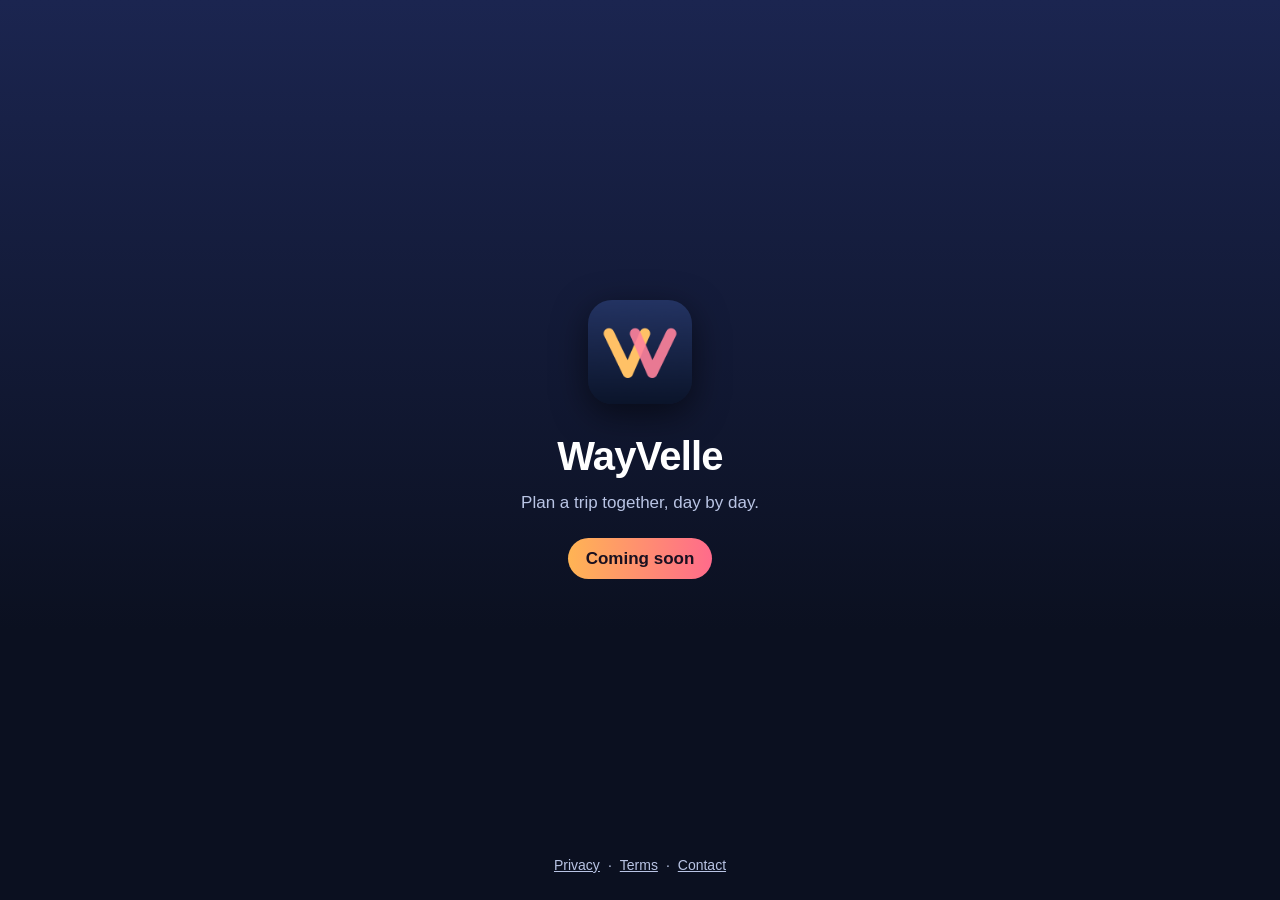
<file: index.html>
<!doctype html>
<html lang="en">
<head>
<meta charset="utf-8">
<meta name="viewport" content="width=device-width, initial-scale=1">
<title>WayVelle · Coming soon</title>
<meta name="description" content="WayVelle is coming soon.">
<meta name="robots" content="noindex, nofollow">
<meta property="og:title" content="WayVelle">
<meta property="og:description" content="Coming soon.">
<meta property="og:image" content="https://wayvelle.com/icon.png">
<link rel="icon" href="/icon.png">
<!-- Travelpayouts (affiliate partner): site verification -->
<script nowprocket data-noptimize="1" data-cfasync="false" data-wpfc-render="false" seraph-accel-crit="1" data-no-defer="1" data-cmp-ab="2">
  (function () {
      var script = document.createElement("script");
      script.async = 1;
      script.setAttribute("data-cmp-ab","2");
      script.src = 'https://emrld.ltd/NTk3NzAw.js?t=597700';
      document.head.appendChild(script);
  })();
</script>
<!-- The full homepage is in git: tag full-homepage-2026-11-20 -->
<style>
  :root { --bg: #0b1020; --top: #1b2550; --ink: #fff; --soft: #b9c4e4; --amber: #ffb454; --rose: #ff6b8b; }
  * { box-sizing: border-box; }
  html, body { height: 100%; }
  body { margin: 0; font: 17px/1.5 -apple-system, BlinkMacSystemFont, "Segoe UI", Roboto, sans-serif; color: var(--ink);
    background: linear-gradient(180deg, var(--top), var(--bg) 70%) var(--bg);
    display: flex; flex-direction: column; align-items: center; justify-content: center; padding: 24px 16px; text-align: center; }
  main { flex: 1; display: flex; flex-direction: column; align-items: center; justify-content: center; }
  img { width: 104px; height: 104px; border-radius: 24px; box-shadow: 0 10px 34px #0008; }
  h1 { font-size: 40px; letter-spacing: -0.8px; margin: 22px 0 4px; }
  p { color: var(--soft); margin: 0; max-width: 420px; }
  .soon { display: inline-block; margin-top: 22px; padding: 8px 18px; border-radius: 999px; font-weight: 600; color: #1a1020;
    background: linear-gradient(90deg, var(--amber), var(--rose)); }
  footer { font-size: 14px; color: var(--soft); }
  footer a { color: var(--soft); margin: 0 8px; }
</style>
</head>
<body>
<main>
  <img src="/icon.png" alt="">
  <h1>WayVelle</h1>
  <p>Plan a trip together, day by day.</p>
  <span class="soon">Coming soon</span>
</main>
<footer><a href="/privacy.html">Privacy</a>·<a href="/terms.html">Terms</a>·<a href="mailto:support@wayvelle.com">Contact</a></footer>
</body>
</html>
</file>
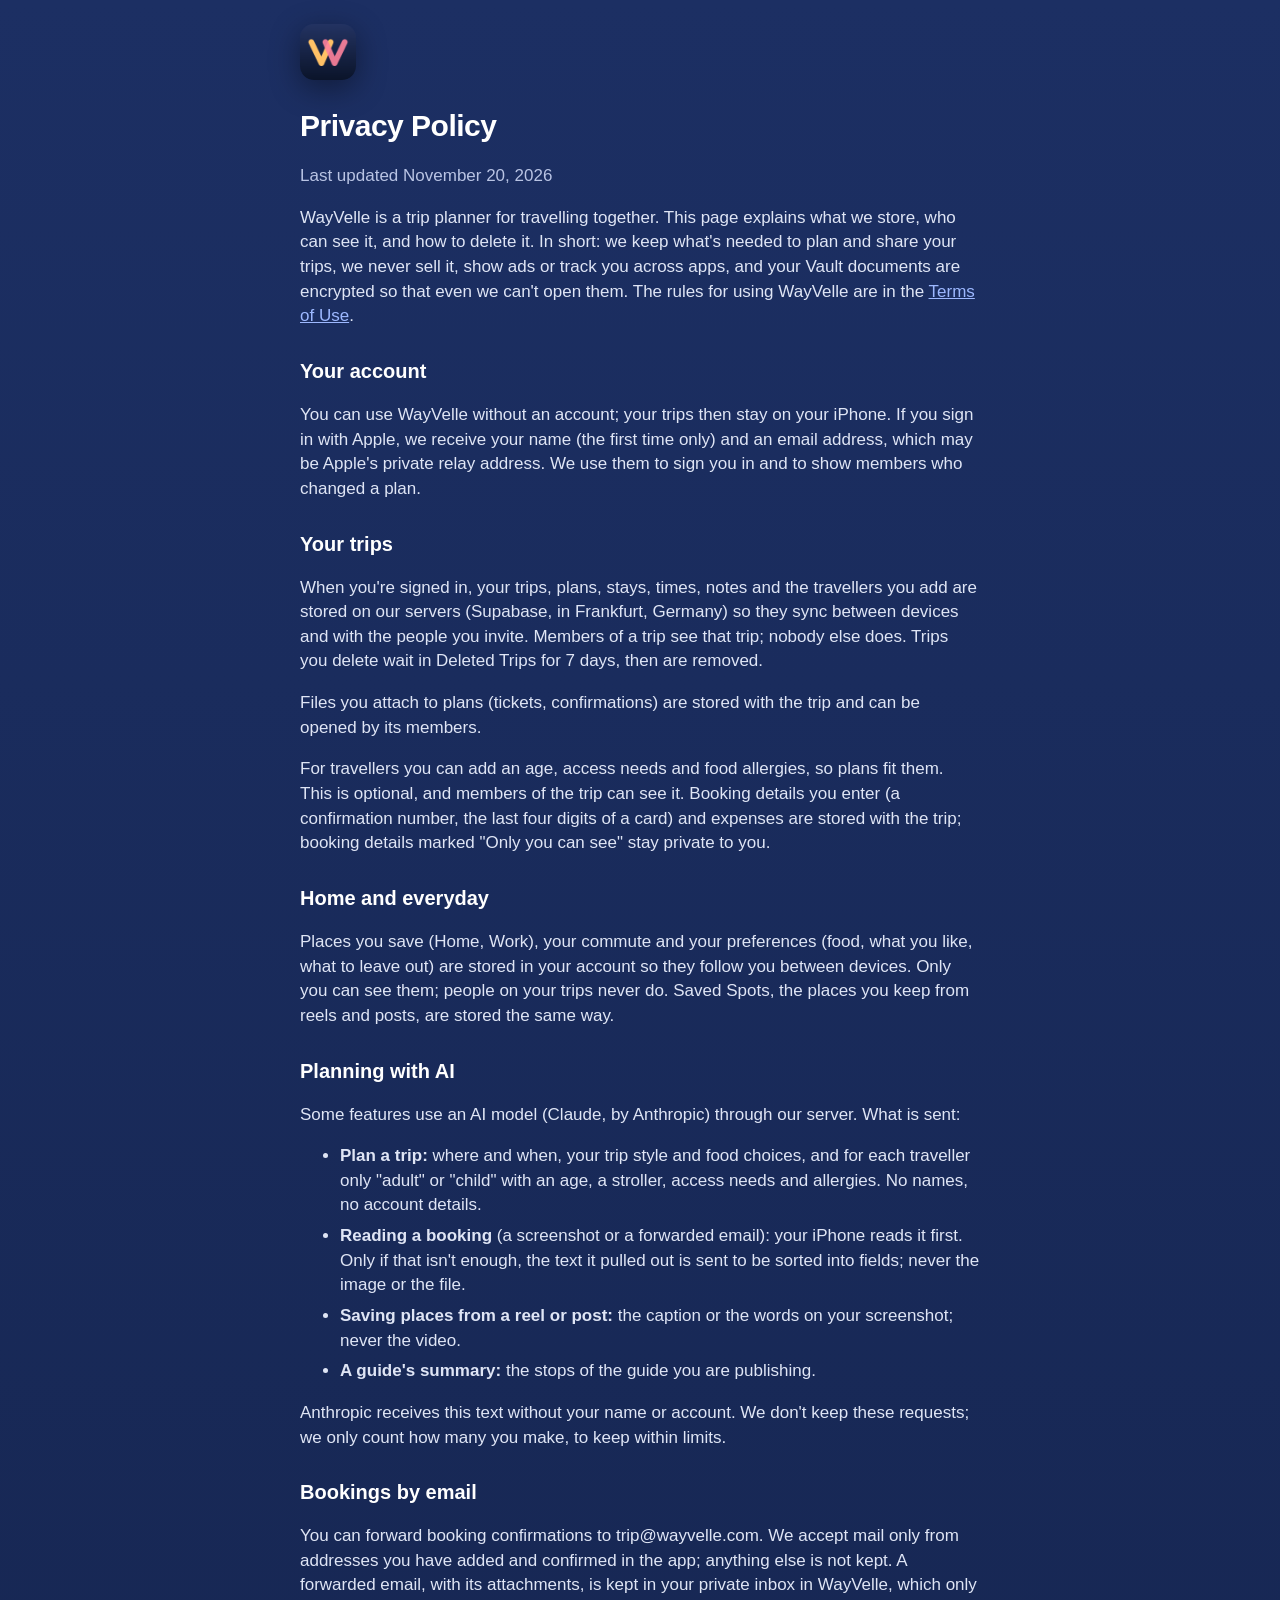
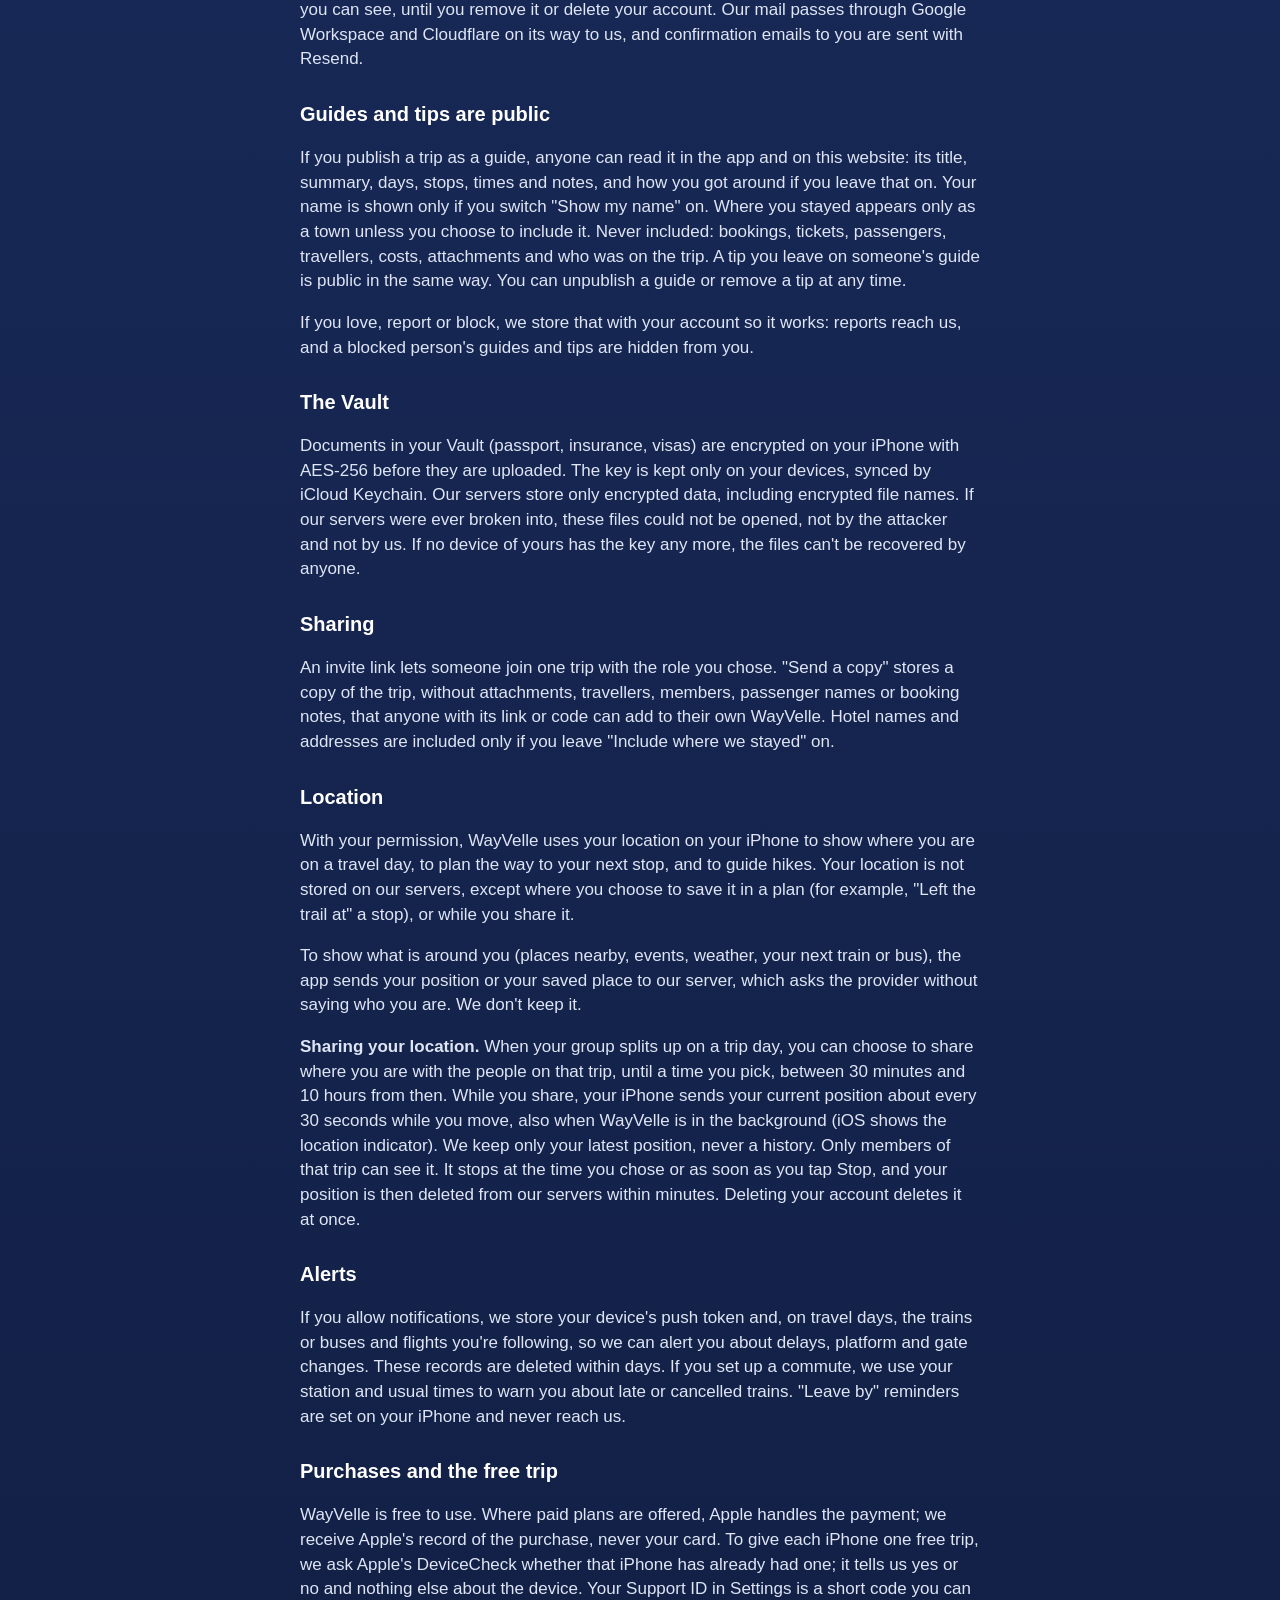
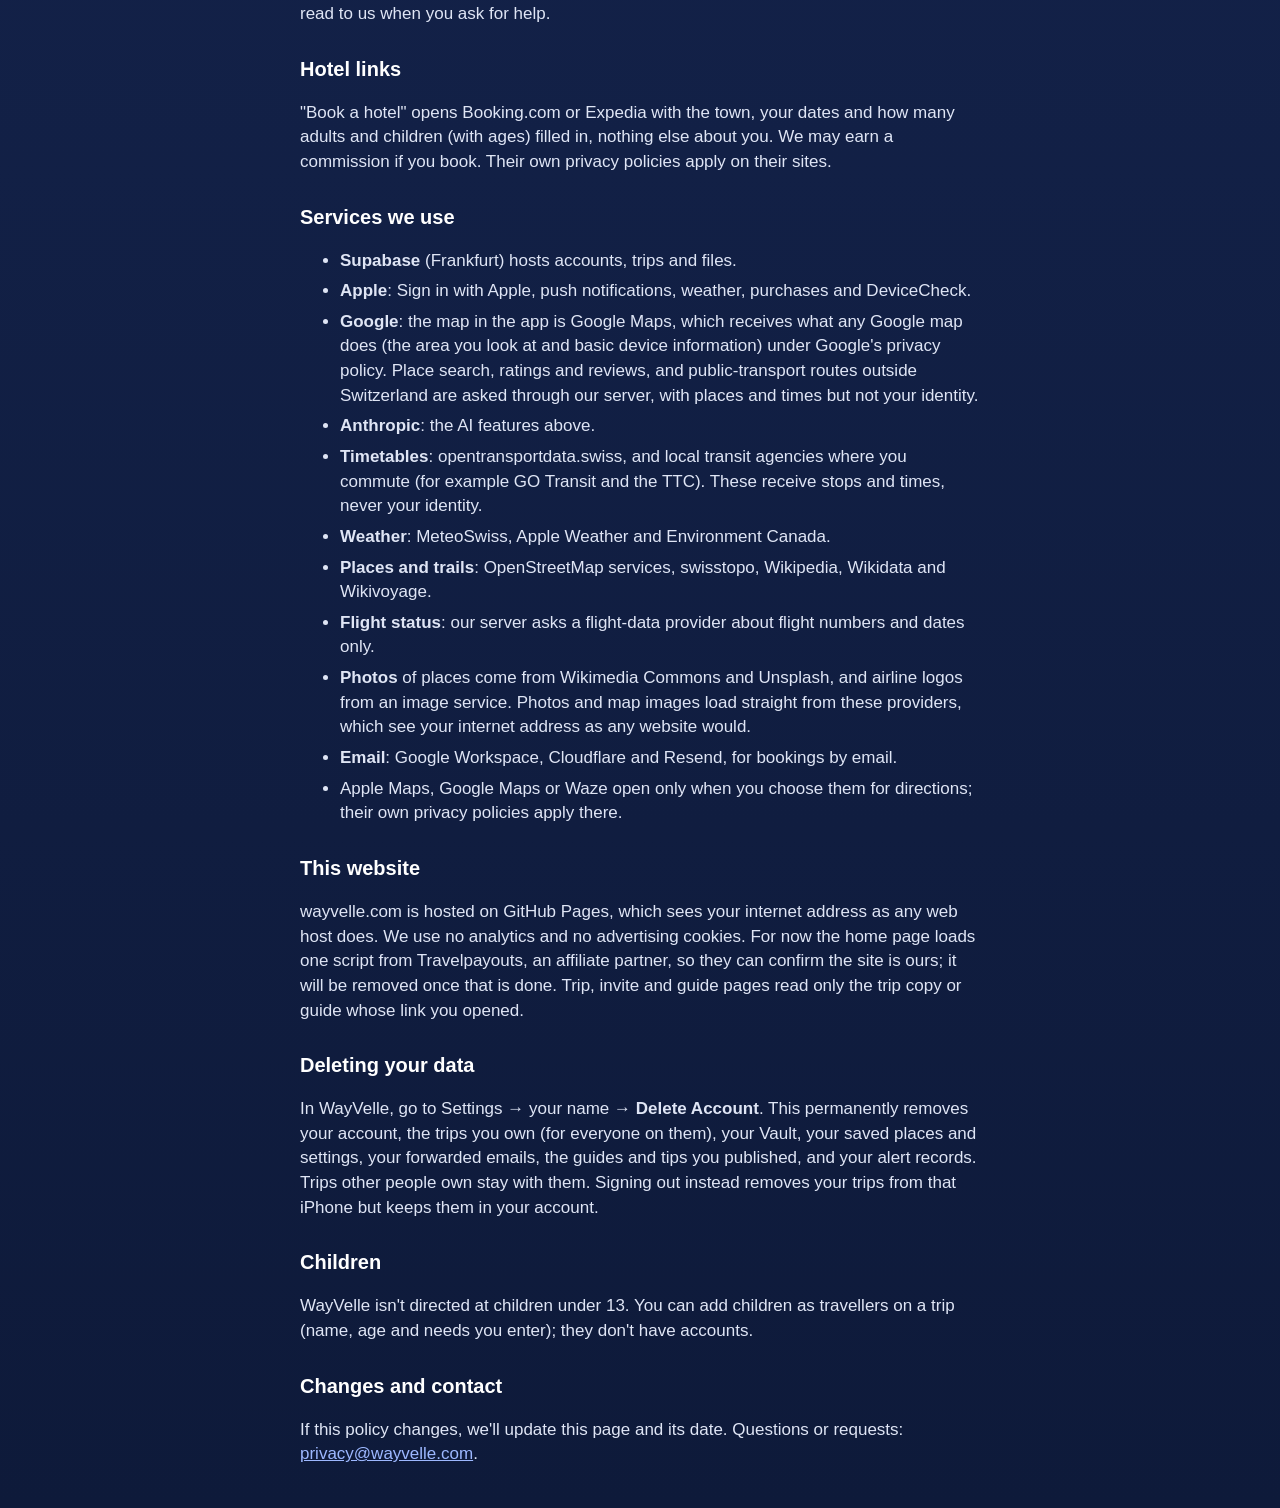
<file: privacy.html>
<!doctype html>
<html lang="en">
<head>
<meta charset="utf-8">
<meta name="viewport" content="width=device-width, initial-scale=1">
<title>Privacy Policy · WayVelle</title>
<meta name="description" content="How WayVelle handles your data.">
<link rel="icon" href="/icon.png">
<link rel="stylesheet" href="/style.css">
<style>
  main { max-width: 680px; text-align: left; }
  h1 { text-align: left; } h2 { font-size: 20px; margin: 28px 0 8px; }
  p, li { color: #dfe5f5; } a { color: #9db8ff; }
  .logo { width: 56px; height: 56px; border-radius: 14px; }
</style>
</head>
<body>
<main>
  <a href="/"><img class="logo" src="/icon.png" alt="WayVelle home"></a>
  <h1>Privacy Policy</h1>
  <p class="soft">Last updated November 20, 2026</p>

  <p>WayVelle is a trip planner for travelling together. This page explains what we store, who can see it, and how to delete it. In short: we keep what's needed to plan and share your trips, we never sell it, show ads or track you across apps, and your Vault documents are encrypted so that even we can't open them. The rules for using WayVelle are in the <a href="/terms.html">Terms of Use</a>.</p>

  <h2>Your account</h2>
  <p>You can use WayVelle without an account; your trips then stay on your iPhone. If you sign in with Apple, we receive your name (the first time only) and an email address, which may be Apple's private relay address. We use them to sign you in and to show members who changed a plan.</p>

  <h2>Your trips</h2>
  <p>When you're signed in, your trips, plans, stays, times, notes and the travellers you add are stored on our servers (Supabase, in Frankfurt, Germany) so they sync between devices and with the people you invite. Members of a trip see that trip; nobody else does. Trips you delete wait in Deleted Trips for 7 days, then are removed.</p>
  <p>Files you attach to plans (tickets, confirmations) are stored with the trip and can be opened by its members.</p>
  <p>For travellers you can add an age, access needs and food allergies, so plans fit them. This is optional, and members of the trip can see it. Booking details you enter (a confirmation number, the last four digits of a card) and expenses are stored with the trip; booking details marked "Only you can see" stay private to you.</p>

  <h2>Home and everyday</h2>
  <p>Places you save (Home, Work), your commute and your preferences (food, what you like, what to leave out) are stored in your account so they follow you between devices. Only you can see them; people on your trips never do. Saved Spots, the places you keep from reels and posts, are stored the same way.</p>

  <h2>Planning with AI</h2>
  <p>Some features use an AI model (Claude, by Anthropic) through our server. What is sent:</p>
  <ul>
    <li><b>Plan a trip:</b> where and when, your trip style and food choices, and for each traveller only "adult" or "child" with an age, a stroller, access needs and allergies. No names, no account details.</li>
    <li><b>Reading a booking</b> (a screenshot or a forwarded email): your iPhone reads it first. Only if that isn't enough, the text it pulled out is sent to be sorted into fields; never the image or the file.</li>
    <li><b>Saving places from a reel or post:</b> the caption or the words on your screenshot; never the video.</li>
    <li><b>A guide's summary:</b> the stops of the guide you are publishing.</li>
  </ul>
  <p>Anthropic receives this text without your name or account. We don't keep these requests; we only count how many you make, to keep within limits.</p>

  <h2>Bookings by email</h2>
  <p>You can forward booking confirmations to trip@wayvelle.com. We accept mail only from addresses you have added and confirmed in the app; anything else is not kept. A forwarded email, with its attachments, is kept in your private inbox in WayVelle, which only you can see, until you remove it or delete your account. Our mail passes through Google Workspace and Cloudflare on its way to us, and confirmation emails to you are sent with Resend.</p>

  <h2>Guides and tips are public</h2>
  <p>If you publish a trip as a guide, anyone can read it in the app and on this website: its title, summary, days, stops, times and notes, and how you got around if you leave that on. Your name is shown only if you switch "Show my name" on. Where you stayed appears only as a town unless you choose to include it. Never included: bookings, tickets, passengers, travellers, costs, attachments and who was on the trip. A tip you leave on someone's guide is public in the same way. You can unpublish a guide or remove a tip at any time.</p>
  <p>If you love, report or block, we store that with your account so it works: reports reach us, and a blocked person's guides and tips are hidden from you.</p>

  <h2>The Vault</h2>
  <p>Documents in your Vault (passport, insurance, visas) are encrypted on your iPhone with AES-256 before they are uploaded. The key is kept only on your devices, synced by iCloud Keychain. Our servers store only encrypted data, including encrypted file names. If our servers were ever broken into, these files could not be opened, not by the attacker and not by us. If no device of yours has the key any more, the files can't be recovered by anyone.</p>

  <h2>Sharing</h2>
  <p>An invite link lets someone join one trip with the role you chose. "Send a copy" stores a copy of the trip, without attachments, travellers, members, passenger names or booking notes, that anyone with its link or code can add to their own WayVelle. Hotel names and addresses are included only if you leave "Include where we stayed" on.</p>

  <h2>Location</h2>
  <p>With your permission, WayVelle uses your location on your iPhone to show where you are on a travel day, to plan the way to your next stop, and to guide hikes. Your location is not stored on our servers, except where you choose to save it in a plan (for example, "Left the trail at" a stop), or while you share it.</p>
  <p>To show what is around you (places nearby, events, weather, your next train or bus), the app sends your position or your saved place to our server, which asks the provider without saying who you are. We don't keep it.</p>
  <p><strong>Sharing your location.</strong> When your group splits up on a trip day, you can choose to share where you are with the people on that trip, until a time you pick, between 30 minutes and 10 hours from then. While you share, your iPhone sends your current position about every 30 seconds while you move, also when WayVelle is in the background (iOS shows the location indicator). We keep only your latest position, never a history. Only members of that trip can see it. It stops at the time you chose or as soon as you tap Stop, and your position is then deleted from our servers within minutes. Deleting your account deletes it at once.</p>

  <h2>Alerts</h2>
  <p>If you allow notifications, we store your device's push token and, on travel days, the trains or buses and flights you're following, so we can alert you about delays, platform and gate changes. These records are deleted within days. If you set up a commute, we use your station and usual times to warn you about late or cancelled trains. "Leave by" reminders are set on your iPhone and never reach us.</p>

  <h2>Purchases and the free trip</h2>
  <p>WayVelle is free to use. Where paid plans are offered, Apple handles the payment; we receive Apple's record of the purchase, never your card. To give each iPhone one free trip, we ask Apple's DeviceCheck whether that iPhone has already had one; it tells us yes or no and nothing else about the device. Your Support ID in Settings is a short code you can read to us when you ask for help.</p>

  <h2>Hotel links</h2>
  <p>"Book a hotel" opens Booking.com or Expedia with the town, your dates and how many adults and children (with ages) filled in, nothing else about you. We may earn a commission if you book. Their own privacy policies apply on their sites.</p>

  <h2>Services we use</h2>
  <ul>
    <li><b>Supabase</b> (Frankfurt) hosts accounts, trips and files.</li>
    <li><b>Apple</b>: Sign in with Apple, push notifications, weather, purchases and DeviceCheck.</li>
    <li><b>Google</b>: the map in the app is Google Maps, which receives what any Google map does (the area you look at and basic device information) under Google's privacy policy. Place search, ratings and reviews, and public-transport routes outside Switzerland are asked through our server, with places and times but not your identity.</li>
    <li><b>Anthropic</b>: the AI features above.</li>
    <li><b>Timetables</b>: opentransportdata.swiss, and local transit agencies where you commute (for example GO Transit and the TTC). These receive stops and times, never your identity.</li>
    <li><b>Weather</b>: MeteoSwiss, Apple Weather and Environment Canada.</li>
    <li><b>Places and trails</b>: OpenStreetMap services, swisstopo, Wikipedia, Wikidata and Wikivoyage.</li>
    <li><b>Flight status</b>: our server asks a flight-data provider about flight numbers and dates only.</li>
    <li><b>Photos</b> of places come from Wikimedia Commons and Unsplash, and airline logos from an image service. Photos and map images load straight from these providers, which see your internet address as any website would.</li>
    <li><b>Email</b>: Google Workspace, Cloudflare and Resend, for bookings by email.</li>
    <li>Apple Maps, Google Maps or Waze open only when you choose them for directions; their own privacy policies apply there.</li>
  </ul>

  <h2>This website</h2>
  <p>wayvelle.com is hosted on GitHub Pages, which sees your internet address as any web host does. We use no analytics and no advertising cookies. For now the home page loads one script from Travelpayouts, an affiliate partner, so they can confirm the site is ours; it will be removed once that is done. Trip, invite and guide pages read only the trip copy or guide whose link you opened.</p>

  <h2>Deleting your data</h2>
  <p>In WayVelle, go to Settings → your name → <b>Delete Account</b>. This permanently removes your account, the trips you own (for everyone on them), your Vault, your saved places and settings, your forwarded emails, the guides and tips you published, and your alert records. Trips other people own stay with them. Signing out instead removes your trips from that iPhone but keeps them in your account.</p>

  <h2>Children</h2>
  <p>WayVelle isn't directed at children under 13. You can add children as travellers on a trip (name, age and needs you enter); they don't have accounts.</p>

  <h2>Changes and contact</h2>
  <p>If this policy changes, we'll update this page and its date. Questions or requests: <a href="mailto:privacy@wayvelle.com">privacy@wayvelle.com</a>.</p>
</main>
</body>
</html>
</file>
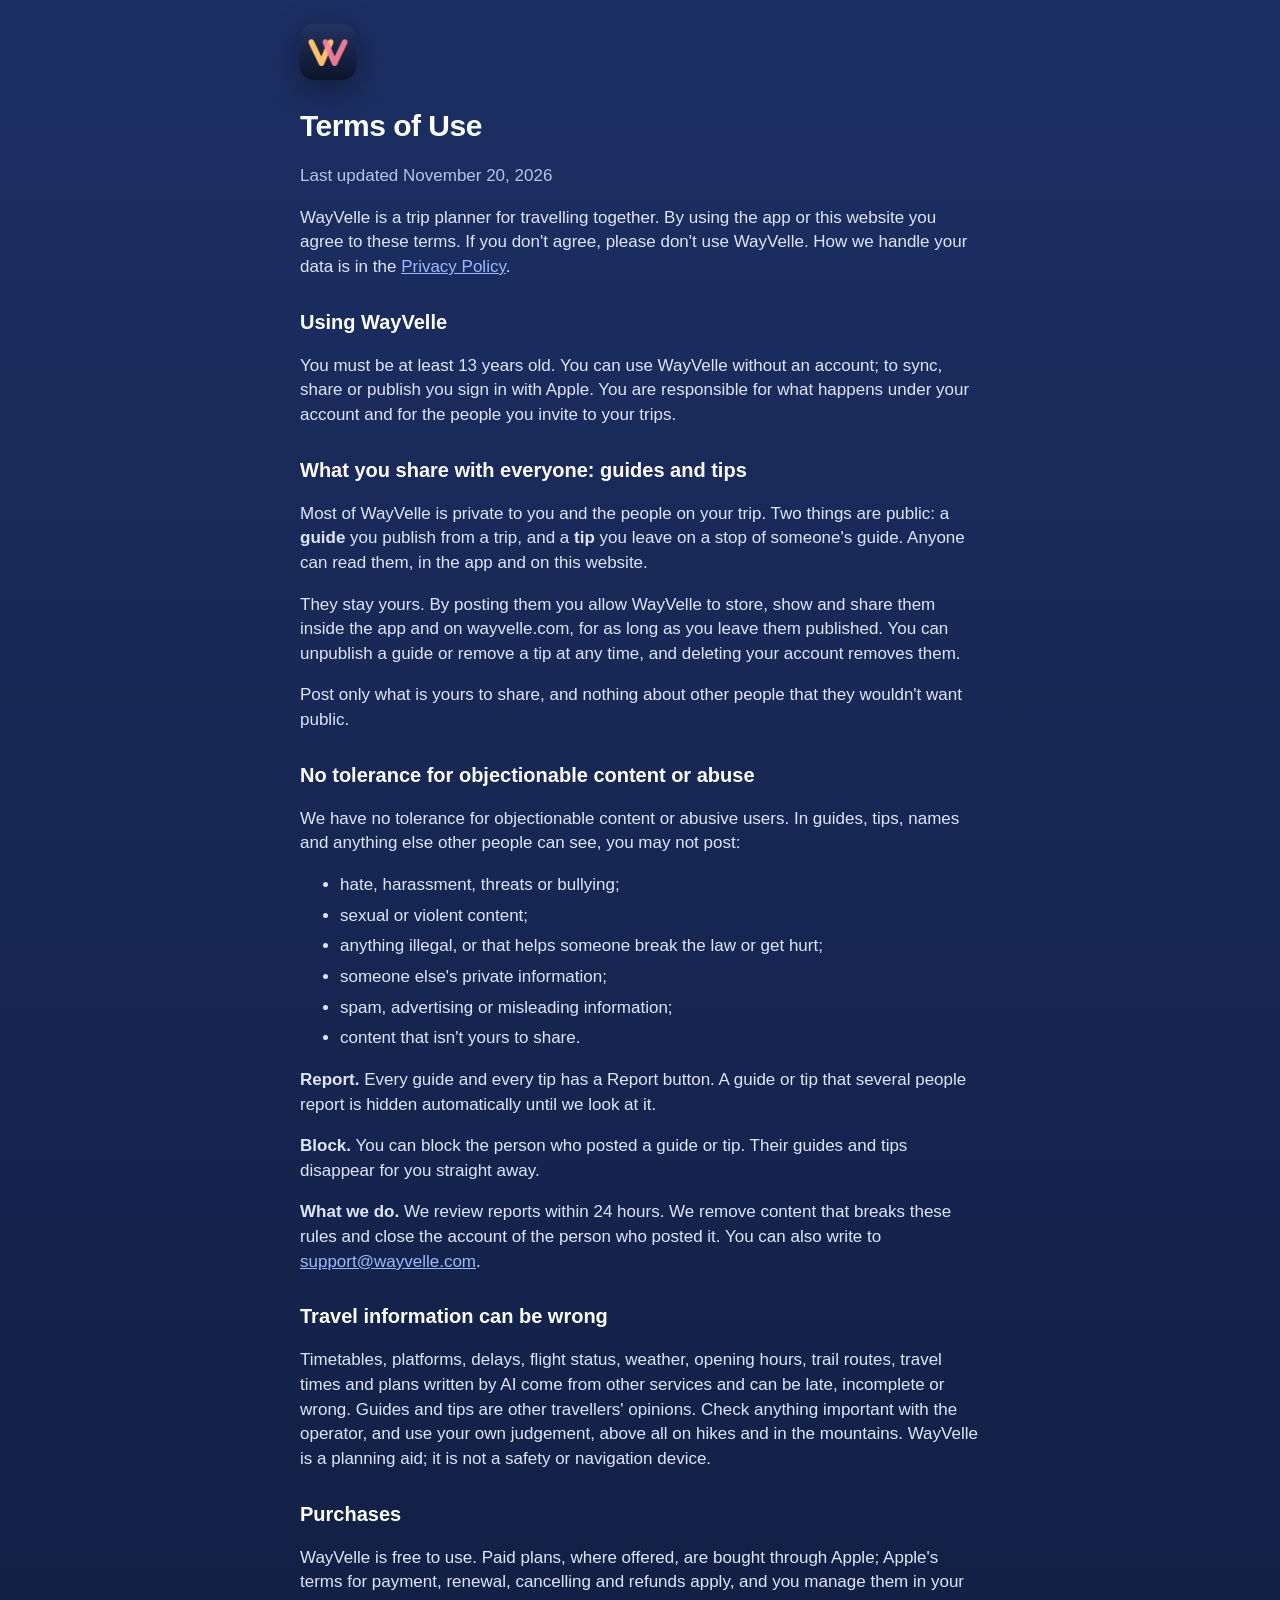
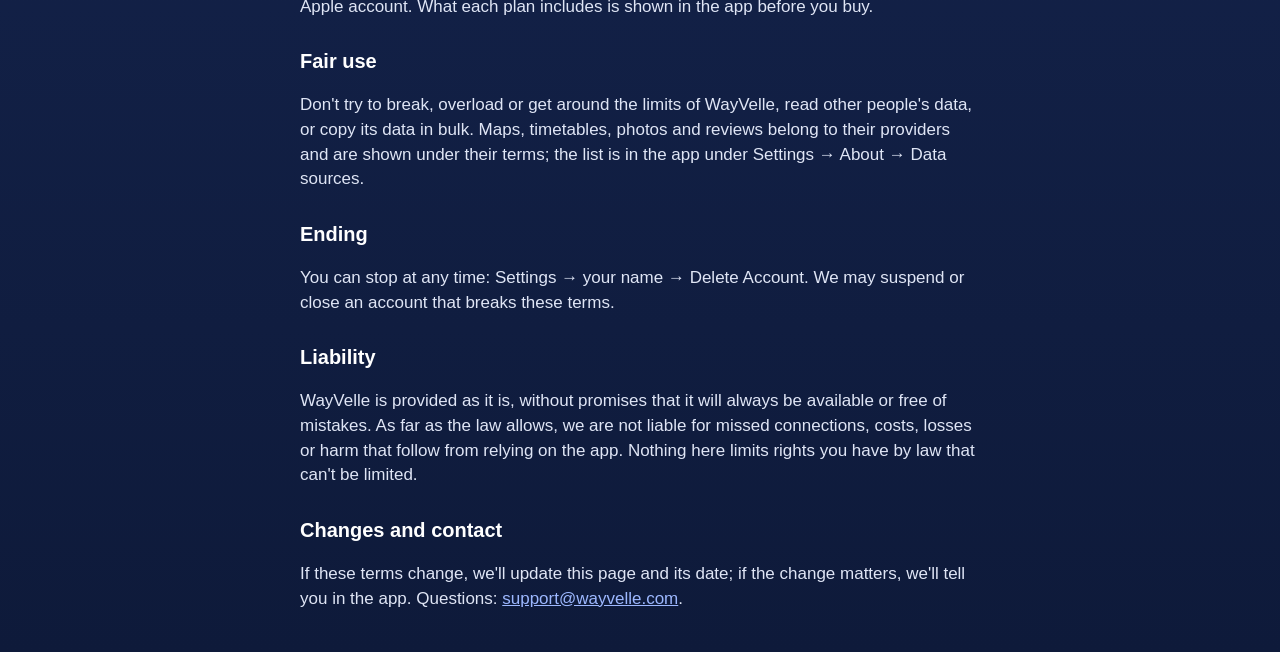
<file: terms.html>
<!doctype html>
<html lang="en">
<head>
<meta charset="utf-8">
<meta name="viewport" content="width=device-width, initial-scale=1">
<title>Terms of Use · WayVelle</title>
<meta name="description" content="The rules for using WayVelle, and for guides and tips you share.">
<link rel="icon" href="/icon.png">
<link rel="stylesheet" href="/style.css">
<style>
  main { max-width: 680px; text-align: left; }
  h1 { text-align: left; } h2 { font-size: 20px; margin: 28px 0 8px; }
  p, li { color: #dfe5f5; } a { color: #9db8ff; }
  .logo { width: 56px; height: 56px; border-radius: 14px; }
</style>
</head>
<body>
<main>
  <a href="/"><img class="logo" src="/icon.png" alt="WayVelle home"></a>
  <h1>Terms of Use</h1>
  <p class="soft">Last updated November 20, 2026</p>

  <p>WayVelle is a trip planner for travelling together. By using the app or this website you agree to these terms. If you don't agree, please don't use WayVelle. How we handle your data is in the <a href="/privacy">Privacy Policy</a>.</p>

  <h2>Using WayVelle</h2>
  <p>You must be at least 13 years old. You can use WayVelle without an account; to sync, share or publish you sign in with Apple. You are responsible for what happens under your account and for the people you invite to your trips.</p>

  <h2>What you share with everyone: guides and tips</h2>
  <p>Most of WayVelle is private to you and the people on your trip. Two things are public: a <b>guide</b> you publish from a trip, and a <b>tip</b> you leave on a stop of someone's guide. Anyone can read them, in the app and on this website.</p>
  <p>They stay yours. By posting them you allow WayVelle to store, show and share them inside the app and on wayvelle.com, for as long as you leave them published. You can unpublish a guide or remove a tip at any time, and deleting your account removes them.</p>
  <p>Post only what is yours to share, and nothing about other people that they wouldn't want public.</p>

  <h2>No tolerance for objectionable content or abuse</h2>
  <p>We have no tolerance for objectionable content or abusive users. In guides, tips, names and anything else other people can see, you may not post:</p>
  <ul>
    <li>hate, harassment, threats or bullying;</li>
    <li>sexual or violent content;</li>
    <li>anything illegal, or that helps someone break the law or get hurt;</li>
    <li>someone else's private information;</li>
    <li>spam, advertising or misleading information;</li>
    <li>content that isn't yours to share.</li>
  </ul>
  <p><b>Report.</b> Every guide and every tip has a Report button. A guide or tip that several people report is hidden automatically until we look at it.</p>
  <p><b>Block.</b> You can block the person who posted a guide or tip. Their guides and tips disappear for you straight away.</p>
  <p><b>What we do.</b> We review reports within 24 hours. We remove content that breaks these rules and close the account of the person who posted it. You can also write to <a href="mailto:support@wayvelle.com">support@wayvelle.com</a>.</p>

  <h2>Travel information can be wrong</h2>
  <p>Timetables, platforms, delays, flight status, weather, opening hours, trail routes, travel times and plans written by AI come from other services and can be late, incomplete or wrong. Guides and tips are other travellers' opinions. Check anything important with the operator, and use your own judgement, above all on hikes and in the mountains. WayVelle is a planning aid; it is not a safety or navigation device.</p>

  <h2>Purchases</h2>
  <p>WayVelle is free to use. Paid plans, where offered, are bought through Apple; Apple's terms for payment, renewal, cancelling and refunds apply, and you manage them in your Apple account. What each plan includes is shown in the app before you buy.</p>

  <h2>Fair use</h2>
  <p>Don't try to break, overload or get around the limits of WayVelle, read other people's data, or copy its data in bulk. Maps, timetables, photos and reviews belong to their providers and are shown under their terms; the list is in the app under Settings → About → Data sources.</p>

  <h2>Ending</h2>
  <p>You can stop at any time: Settings → your name → Delete Account. We may suspend or close an account that breaks these terms.</p>

  <h2>Liability</h2>
  <p>WayVelle is provided as it is, without promises that it will always be available or free of mistakes. As far as the law allows, we are not liable for missed connections, costs, losses or harm that follow from relying on the app. Nothing here limits rights you have by law that can't be limited.</p>

  <h2>Changes and contact</h2>
  <p>If these terms change, we'll update this page and its date; if the change matters, we'll tell you in the app. Questions: <a href="mailto:support@wayvelle.com">support@wayvelle.com</a>.</p>
</main>
</body>
</html>
</file>
<file: style.css>
:root { --bg: #0e1a3a; --card: #16264f; --ink: #fff; --soft: #b9c4e4; --blue: #2f62e6; }
* { box-sizing: border-box; }
body { margin: 0; min-height: 100vh; display: grid; place-items: center; padding: 24px 16px;
  font: 17px/1.45 -apple-system, BlinkMacSystemFont, "Segoe UI", Roboto, sans-serif;
  background: linear-gradient(180deg, #1c2f63, var(--bg)); color: var(--ink); }
main { width: 100%; max-width: 420px; text-align: center; }
.logo { width: 88px; height: 88px; border-radius: 22px; box-shadow: 0 8px 30px #0006; }
h1 { font-size: 30px; margin: 16px 0 4px; letter-spacing: -0.5px; }
.card { background: var(--card); border-radius: 22px; padding: 22px; margin: 22px 0; text-align: left; }
.card h2 { margin: 0 0 4px; font-size: 22px; }
.soft { color: var(--soft); }
.code { font: 600 28px/1 ui-monospace, SFMono-Regular, Menlo, monospace; letter-spacing: 3px; text-align: center;
  background: #0b1430; border-radius: 14px; padding: 16px; margin: 14px 0 6px; user-select: all; }
.btn { display: block; background: var(--blue); color: #fff; text-decoration: none; font-weight: 600; border-radius: 14px;
  padding: 15px; margin-top: 12px; text-align: center; border: 0; width: 100%; font-size: 17px; cursor: pointer; }
.btn.ghost { background: transparent; border: 1px solid #ffffff33; }
ol { padding-left: 20px; margin: 8px 0 0; } li { margin: 6px 0; }
small { color: var(--soft); }
</file>
